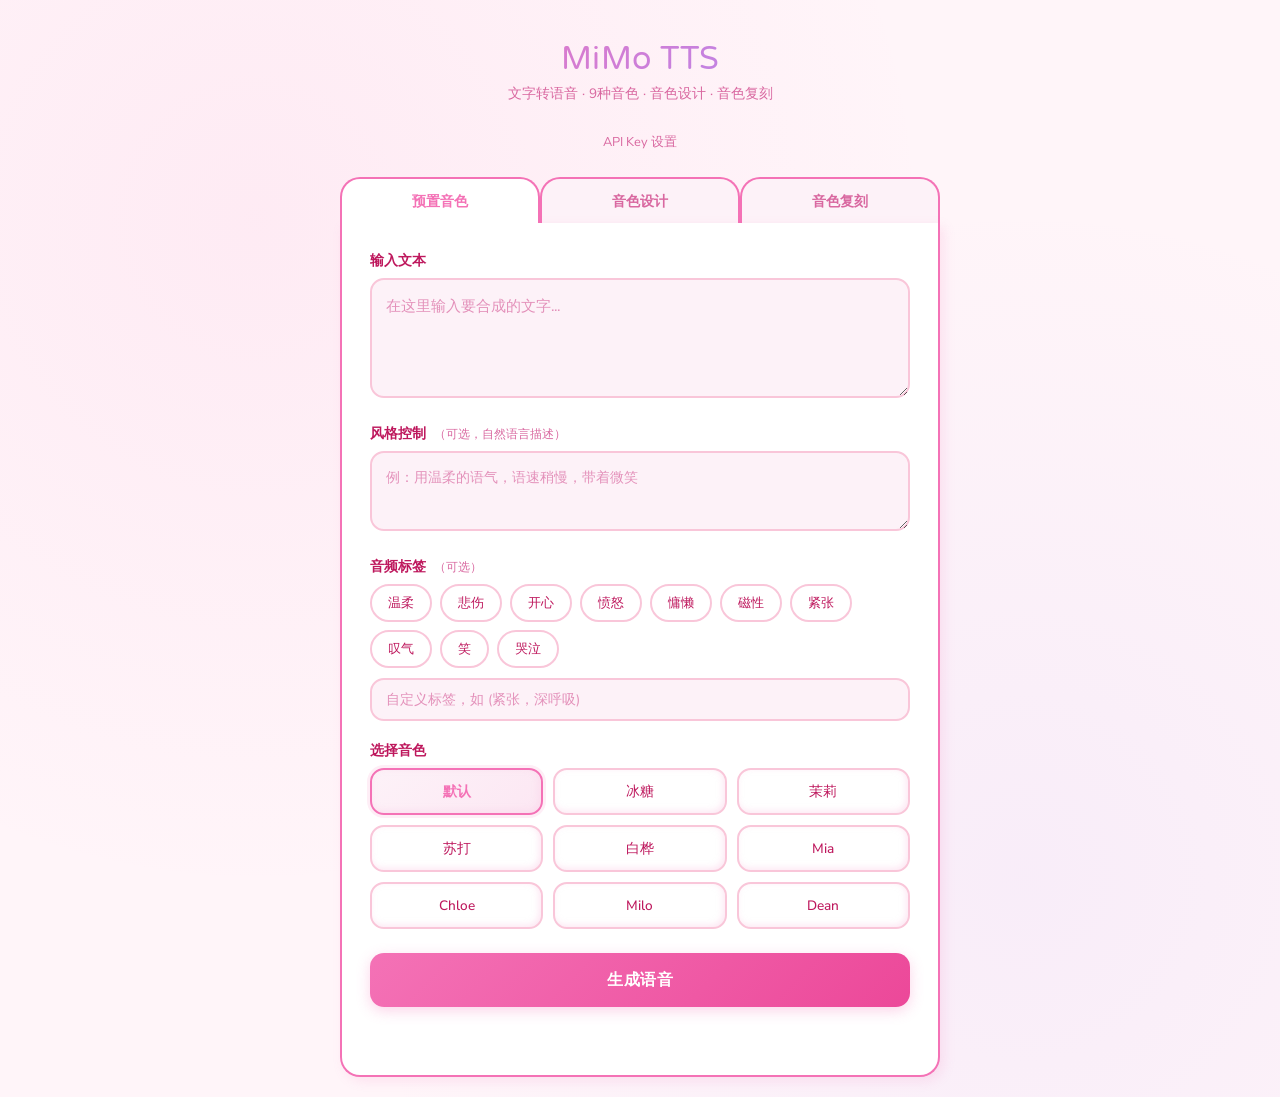
<file: static/index.html>
<!DOCTYPE html>
<html lang="zh-CN">
<head>
<meta charset="UTF-8">
<meta name="viewport" content="width=device-width, initial-scale=1.0">
<title>MiMo TTS</title>
<link rel="stylesheet" href="style.css">
</head>
<body>
<div class="container">
  <h1>MiMo TTS</h1>
  <p class="subtitle">文字转语音 · 9种音色 · 音色设计 · 音色复刻</p>

  <!-- API Key -->
  <div class="api-key-section">
    <button class="api-key-toggle" id="apiKeyToggle">API Key 设置</button>
    <div class="api-key-panel" id="apiKeyPanel">
      <div class="api-key-row">
        <input type="password" id="apiKeyInput" placeholder="输入你的 API Key（留空使用默认）">
        <button class="btn-sm" id="apiKeySave">保存</button>
        <button class="btn-sm" id="apiKeyReset">恢复默认</button>
      </div>
    </div>
  </div>

  <!-- Tabs -->
  <div class="tabs">
    <button class="tab-btn active" data-tab="preset">预置音色</button>
    <button class="tab-btn" data-tab="design">音色设计</button>
    <button class="tab-btn" data-tab="clone">音色复刻</button>
  </div>

  <div class="card">
    <!-- Tab 1: Preset -->
    <div class="tab-content active" id="tab-preset">
      <div class="input-group">
        <label>输入文本</label>
        <textarea id="presetText" placeholder="在这里输入要合成的文字..."></textarea>
      </div>

      <div class="input-group">
        <label>风格控制 <span class="optional-hint">（可选，自然语言描述）</span></label>
        <textarea class="small" id="presetStyle" placeholder="例：用温柔的语气，语速稍慢，带着微笑"></textarea>
      </div>

      <div class="input-group">
        <label>音频标签 <span class="optional-hint">（可选）</span></label>
        <div class="tag-buttons" id="tagButtons">
          <button class="tag-btn" data-tag="(温柔)">温柔</button>
          <button class="tag-btn" data-tag="(悲伤)">悲伤</button>
          <button class="tag-btn" data-tag="(开心)">开心</button>
          <button class="tag-btn" data-tag="(愤怒)">愤怒</button>
          <button class="tag-btn" data-tag="(慵懒)">慵懒</button>
          <button class="tag-btn" data-tag="(磁性)">磁性</button>
          <button class="tag-btn" data-tag="(紧张)">紧张</button>
          <button class="tag-btn" data-tag="(叹气)">叹气</button>
          <button class="tag-btn" data-tag="(笑)">笑</button>
          <button class="tag-btn" data-tag="(哭泣)">哭泣</button>
        </div>
        <input type="text" id="presetTag" class="custom-tag-input" placeholder="自定义标签，如 (紧张，深呼吸)">
      </div>

      <div class="input-group">
        <label>选择音色</label>
        <div class="voice-grid" id="voiceGrid">
          <button class="voice-btn active" data-voice="mimo_default">默认</button>
          <button class="voice-btn" data-voice="冰糖">冰糖</button>
          <button class="voice-btn" data-voice="茉莉">茉莉</button>
          <button class="voice-btn" data-voice="苏打">苏打</button>
          <button class="voice-btn" data-voice="白桦">白桦</button>
          <button class="voice-btn" data-voice="Mia">Mia</button>
          <button class="voice-btn" data-voice="Chloe">Chloe</button>
          <button class="voice-btn" data-voice="Milo">Milo</button>
          <button class="voice-btn" data-voice="Dean">Dean</button>
        </div>
      </div>

      <button class="generate-btn" id="presetGenerate">生成语音</button>
      <div class="player-section" id="presetPlayer">
        <div class="player-row">
          <audio id="presetAudio" controls></audio>
          <a class="download-btn" id="presetDownload" download="preset.wav">下载</a>
        </div>
      </div>
      <div class="status" id="presetStatus"></div>
    </div>

    <!-- Tab 2: Design -->
    <div class="tab-content" id="tab-design">
      <div class="input-group">
        <label>音色描述</label>
        <textarea id="designDesc" placeholder="描述你想要的音色，例：年轻女性，温柔甜美，语速适中，像在耳边轻声说话"></textarea>
      </div>

      <div class="checkbox-group">
        <input type="checkbox" id="designOptimize" checked>
        <label for="designOptimize">智能润色文本（optimize_text_preview）</label>
      </div>

      <div class="input-group">
        <label>合成文本 <span class="optional-hint">（开启智能润色时可不填）</span></label>
        <textarea class="small" id="designText" placeholder="要合成的文本..."></textarea>
      </div>

      <button class="generate-btn" id="designGenerate">生成语音</button>
      <div class="player-section" id="designPlayer">
        <div class="player-row">
          <audio id="designAudio" controls></audio>
          <a class="download-btn" id="designDownload" download="design.wav">下载</a>
        </div>
      </div>
      <div class="status" id="designStatus"></div>
    </div>

    <!-- Tab 3: Clone -->
    <div class="tab-content" id="tab-clone">
      <div class="input-group">
        <label>上传音频样本</label>
        <div class="upload-zone" id="uploadZone">
          <div class="upload-icon">+</div>
          <div class="upload-text">拖拽文件到此处，或点击选择</div>
          <div class="upload-hint">支持 mp3、wav，最大 10MB</div>
        </div>
        <input type="file" id="cloneFile" accept=".mp3,.wav" style="display:none">
        <div class="file-info" id="fileInfo">
          <span class="file-name" id="fileName"></span>
          <button class="file-remove" id="fileRemove">✕</button>
        </div>
      </div>

      <div class="input-group">
        <label>风格控制 <span class="optional-hint">（可选，自然语言描述）</span></label>
        <textarea class="small" id="cloneStyle" placeholder="例：用欢快的语气，语速稍快"></textarea>
      </div>

      <div class="input-group">
        <label>合成文本</label>
        <textarea id="cloneText" placeholder="要合成的文字..."></textarea>
      </div>

      <button class="generate-btn" id="cloneGenerate">生成语音</button>
      <div class="player-section" id="clonePlayer">
        <div class="player-row">
          <audio id="cloneAudio" controls></audio>
          <a class="download-btn" id="cloneDownload" download="clone.wav">下载</a>
        </div>
      </div>
      <div class="status" id="cloneStatus"></div>
    </div>
  </div>
</div>

<script src="app.js"></script>
</body>
</html>
</file>
<file: static/style.css>
@import url('https://fonts.googleapis.com/css2?family=Nunito+Sans:wght@300;400;500;600;700&family=Varela+Round&display=swap');

* { margin: 0; padding: 0; box-sizing: border-box; }

:root {
  --bg: #FFF5F9;
  --card: #FFFFFF;
  --border: #F9C6D9;
  --border-thick: 3px solid #F9C6D9;
  --primary: #F472B6;
  --primary-hover: #EC4899;
  --primary-light: #FDF2F8;
  --secondary: #FBCFE8;
  --text: #9D174D;
  --text-dim: #BE185D;
  --text-muted: #D968A0;
  --accent: #A78BFA;
  --accent-light: #EDE9FE;
  --success: #34D399;
  --error: #FB7185;
  --shadow-outer: 4px 4px 12px rgba(244, 114, 182, 0.15);
  --shadow-inner: inset -2px -2px 6px rgba(251, 207, 232, 0.5);
  --radius: 20px;
  --radius-sm: 14px;
  --radius-pill: 50px;
}

body {
  font-family: 'Nunito Sans', 'Varela Round', system-ui, sans-serif;
  background: var(--bg);
  background-image:
    radial-gradient(circle at 20% 20%, rgba(244, 114, 182, 0.08) 0%, transparent 50%),
    radial-gradient(circle at 80% 80%, rgba(167, 139, 250, 0.08) 0%, transparent 50%);
  color: var(--text);
  min-height: 100vh;
  display: flex;
  justify-content: center;
  padding: 20px;
}

.container {
  width: 100%;
  max-width: 600px;
  padding-top: 20px;
}

/* Header */
h1 {
  text-align: center;
  font-family: 'Varela Round', sans-serif;
  font-size: 2rem;
  font-weight: 400;
  margin-bottom: 6px;
  background: linear-gradient(135deg, var(--primary), var(--accent));
  -webkit-background-clip: text;
  -webkit-text-fill-color: transparent;
  letter-spacing: 0.5px;
}

.subtitle {
  text-align: center;
  color: var(--text-muted);
  font-size: 0.85rem;
  margin-bottom: 24px;
  font-weight: 400;
}

/* API Key Section */
.api-key-section {
  margin-bottom: 20px;
  text-align: center;
}

.api-key-toggle {
  background: none;
  border: none;
  color: var(--text-muted);
  font-size: 0.8rem;
  cursor: pointer;
  padding: 6px 16px;
  font-family: inherit;
  border-radius: var(--radius-pill);
  transition: all 0.2s ease;
}

.api-key-toggle:hover {
  color: var(--primary);
  background: var(--primary-light);
}

.api-key-panel {
  display: none;
  margin-top: 10px;
  padding: 16px;
  background: var(--card);
  border: var(--border-thick);
  border-radius: var(--radius);
  box-shadow: var(--shadow-outer);
}

.api-key-panel.show { display: block; }

.api-key-row {
  display: flex;
  gap: 8px;
  align-items: center;
}

.api-key-row input {
  flex: 1;
  padding: 10px 14px;
  background: var(--primary-light);
  border: 2px solid var(--border);
  border-radius: var(--radius-sm);
  color: var(--text);
  font-size: 0.85rem;
  font-family: inherit;
  outline: none;
  transition: border-color 0.2s ease;
}

.api-key-row input:focus {
  border-color: var(--primary);
  box-shadow: 0 0 0 3px rgba(244, 114, 182, 0.15);
}

.btn-sm {
  padding: 10px 16px;
  border: 2px solid var(--border);
  border-radius: var(--radius-sm);
  background: var(--card);
  color: var(--text-dim);
  font-size: 0.8rem;
  cursor: pointer;
  font-family: inherit;
  white-space: nowrap;
  transition: all 0.2s ease;
  font-weight: 600;
}

.btn-sm:hover {
  border-color: var(--primary);
  color: var(--primary);
  background: var(--primary-light);
}

/* Tabs */
.tabs {
  display: flex;
  gap: 0;
  margin-bottom: 0;
}

.tab-btn {
  flex: 1;
  padding: 12px 8px;
  background: var(--primary-light);
  border: 2px solid var(--primary);
  border-bottom: none;
  border-radius: var(--radius) var(--radius) 0 0;
  color: var(--text-muted);
  font-size: 0.9rem;
  font-weight: 600;
  cursor: pointer;
  font-family: inherit;
  transition: all 0.25s ease;
}

.tab-btn:hover {
  color: var(--primary);
  background: var(--secondary);
}

.tab-btn.active {
  background: var(--card);
  color: var(--primary);
  border-color: var(--primary);
  position: relative;
  z-index: 1;
}

/* Card */
.card {
  background: var(--card);
  border: 2px solid var(--primary);
  border-radius: 0 0 var(--radius) var(--radius);
  padding: 28px;
  border-top: none;
  box-shadow: var(--shadow-outer);
  position: relative;
}

/* Tab content */
.tab-content { display: none; }
.tab-content.active { display: block; }

/* Form elements */
label {
  display: block;
  font-size: 0.85rem;
  color: var(--text-dim);
  margin-bottom: 8px;
  font-weight: 600;
}

textarea {
  width: 100%;
  height: 120px;
  background: var(--primary-light);
  border: 2px solid var(--border);
  border-radius: var(--radius-sm);
  color: var(--text);
  padding: 14px;
  font-size: 0.95rem;
  resize: vertical;
  outline: none;
  transition: all 0.25s ease;
  font-family: inherit;
  line-height: 1.6;
}

textarea:focus {
  border-color: var(--primary);
  box-shadow: 0 0 0 3px rgba(244, 114, 182, 0.15);
}

textarea::placeholder {
  color: var(--text-muted);
  opacity: 0.7;
}

textarea.small {
  height: 80px;
  font-size: 0.85rem;
}

.input-group { margin-bottom: 20px; }

.input-group label {
  margin-bottom: 8px;
}

.optional-hint {
  font-size: 0.75rem;
  color: var(--text-muted);
  font-weight: 400;
  margin-left: 4px;
}

/* Voice grid */
.voice-grid {
  display: grid;
  grid-template-columns: repeat(3, 1fr);
  gap: 10px;
  margin-bottom: 20px;
}

.voice-btn {
  background: var(--card);
  border: 2.5px solid var(--border);
  border-radius: var(--radius-sm);
  color: var(--text-dim);
  padding: 12px 6px;
  font-size: 0.85rem;
  cursor: pointer;
  transition: all 0.25s ease;
  text-align: center;
  font-family: inherit;
  font-weight: 500;
  box-shadow: var(--shadow-inner);
}

.voice-btn:hover {
  border-color: var(--primary);
  color: var(--primary);
  transform: translateY(-2px);
  box-shadow: var(--shadow-outer);
}

.voice-btn.active {
  border-color: var(--primary);
  background: linear-gradient(135deg, #FDF2F8, #FCE7F3);
  color: var(--primary);
  font-weight: 700;
  box-shadow:
    var(--shadow-inner),
    0 0 0 3px rgba(244, 114, 182, 0.12);
}

/* Audio tag quick buttons */
.tag-buttons {
  display: flex;
  flex-wrap: wrap;
  gap: 8px;
  margin-bottom: 10px;
}

.tag-btn {
  padding: 8px 16px;
  background: var(--card);
  border: 2px solid var(--border);
  border-radius: var(--radius-pill);
  color: var(--text-dim);
  font-size: 0.8rem;
  cursor: pointer;
  font-family: inherit;
  transition: all 0.25s ease;
  font-weight: 500;
}

.tag-btn:hover {
  border-color: var(--accent);
  color: var(--accent);
  background: var(--accent-light);
  transform: translateY(-1px);
}

.tag-btn.active {
  border-color: var(--accent);
  background: linear-gradient(135deg, #EDE9FE, #DDD6FE);
  color: #7C3AED;
  font-weight: 700;
  box-shadow: 0 2px 8px rgba(167, 139, 250, 0.2);
}

/* Custom tag input */
.custom-tag-input {
  width: 100%;
  padding: 10px 14px;
  background: var(--primary-light);
  border: 2px solid var(--border);
  border-radius: var(--radius-sm);
  color: var(--text);
  font-size: 0.85rem;
  font-family: inherit;
  outline: none;
  transition: all 0.25s ease;
}

.custom-tag-input:focus {
  border-color: var(--primary);
  box-shadow: 0 0 0 3px rgba(244, 114, 182, 0.15);
}

.custom-tag-input::placeholder {
  color: var(--text-muted);
  opacity: 0.7;
}

/* Checkbox */
.checkbox-group {
  display: flex;
  align-items: center;
  gap: 10px;
  margin-bottom: 16px;
}

.checkbox-group input[type="checkbox"] {
  accent-color: var(--primary);
  width: 18px;
  height: 18px;
  cursor: pointer;
}

.checkbox-group label {
  margin-bottom: 0;
  font-size: 0.85rem;
  cursor: pointer;
}

/* File upload */
.upload-zone {
  border: 3px dashed var(--border);
  border-radius: var(--radius);
  padding: 32px;
  text-align: center;
  cursor: pointer;
  transition: all 0.3s ease;
  margin-bottom: 8px;
  background: var(--primary-light);
}

.upload-zone:hover,
.upload-zone.dragover {
  border-color: var(--primary);
  background: linear-gradient(135deg, #FDF2F8, #FCE7F3);
  transform: scale(1.01);
  box-shadow: var(--shadow-outer);
}

.upload-zone .upload-icon {
  font-size: 2.5rem;
  margin-bottom: 10px;
  color: var(--primary);
}

.upload-zone .upload-text {
  color: var(--text-dim);
  font-size: 0.9rem;
  font-weight: 500;
}

.upload-zone .upload-hint {
  color: var(--text-muted);
  font-size: 0.75rem;
  margin-top: 6px;
}

.file-info {
  display: none;
  align-items: center;
  gap: 10px;
  padding: 12px 16px;
  background: var(--accent-light);
  border: 2px solid var(--accent);
  border-radius: var(--radius-sm);
  margin-bottom: 16px;
  font-size: 0.85rem;
}

.file-info.show { display: flex; }

.file-info .file-name {
  flex: 1;
  color: #7C3AED;
  font-weight: 600;
}

.file-remove {
  background: none;
  border: none;
  color: var(--error);
  cursor: pointer;
  font-size: 1.1rem;
  padding: 2px 6px;
  border-radius: 50%;
  transition: all 0.2s ease;
}

.file-remove:hover {
  background: rgba(251, 113, 133, 0.1);
}

/* Generate button */
.generate-btn {
  width: 100%;
  padding: 16px;
  background: linear-gradient(135deg, var(--primary), #EC4899);
  border: none;
  border-radius: var(--radius-sm);
  color: white;
  font-size: 1rem;
  font-weight: 700;
  cursor: pointer;
  transition: all 0.3s ease;
  font-family: inherit;
  margin-top: 4px;
  box-shadow: 0 4px 14px rgba(244, 114, 182, 0.3);
  letter-spacing: 0.5px;
}

.generate-btn:hover:not(:disabled) {
  background: linear-gradient(135deg, #EC4899, #DB2777);
  transform: translateY(-2px);
  box-shadow: 0 6px 20px rgba(244, 114, 182, 0.4);
}

.generate-btn:active:not(:disabled) {
  transform: translateY(0);
}

.generate-btn:disabled {
  opacity: 0.5;
  cursor: not-allowed;
  transform: none;
  box-shadow: none;
}

.generate-btn.loading {
  background: var(--secondary);
  pointer-events: none;
  box-shadow: none;
  color: var(--text-muted);
}

/* Player section */
.player-section {
  margin-top: 24px;
  display: none;
  animation: fadeInUp 0.4s ease;
}

@keyframes fadeInUp {
  from {
    opacity: 0;
    transform: translateY(10px);
  }
  to {
    opacity: 1;
    transform: translateY(0);
  }
}

.player-section.show { display: block; }

.player-row {
  display: flex;
  align-items: center;
  gap: 12px;
  padding: 16px;
  background: var(--primary-light);
  border: 2px solid var(--border);
  border-radius: var(--radius);
  box-shadow: var(--shadow-inner);
}

audio {
  flex: 1;
  height: 44px;
  border-radius: var(--radius-sm);
  outline: none;
}

.download-btn {
  padding: 10px 18px;
  background: var(--card);
  border: 2px solid var(--border);
  border-radius: var(--radius-sm);
  color: var(--text-dim);
  font-size: 0.85rem;
  cursor: pointer;
  font-family: inherit;
  white-space: nowrap;
  text-decoration: none;
  font-weight: 600;
  transition: all 0.25s ease;
}

.download-btn:hover {
  border-color: var(--accent);
  color: #7C3AED;
  background: var(--accent-light);
}

/* Status */
.status {
  text-align: center;
  margin-top: 16px;
  font-size: 0.85rem;
  min-height: 24px;
  font-weight: 500;
}

.status.error { color: var(--error); }
.status.success { color: var(--success); }

/* Loading animation */
@keyframes pulse {
  0%, 100% { opacity: 1; }
  50% { opacity: 0.5; }
}

.generate-btn.loading {
  animation: pulse 1.5s ease-in-out infinite;
}

/* Responsive */
@media (max-width: 480px) {
  .container {
    padding: 10px;
  }

  h1 {
    font-size: 1.6rem;
  }

  .card {
    padding: 20px;
  }

  .voice-grid {
    grid-template-columns: repeat(3, 1fr);
    gap: 8px;
  }

  .tag-buttons {
    gap: 6px;
  }

  .tag-btn {
    padding: 6px 12px;
    font-size: 0.75rem;
  }

  .tabs {
    gap: 4px;
  }

  .tab-btn {
    padding: 10px 6px;
    font-size: 0.8rem;
  }
}

/* Smooth transitions for all interactive elements */
button, input, textarea, a {
  transition: all 0.25s ease;
}

/* Focus visible for keyboard navigation */
:focus-visible {
  outline: 3px solid var(--primary);
  outline-offset: 2px;
}

/* Reduced motion preference */
@media (prefers-reduced-motion: reduce) {
  * {
    animation-duration: 0.01ms !important;
    animation-iteration-count: 1 !important;
    transition-duration: 0.01ms !important;
  }
}
</file>
